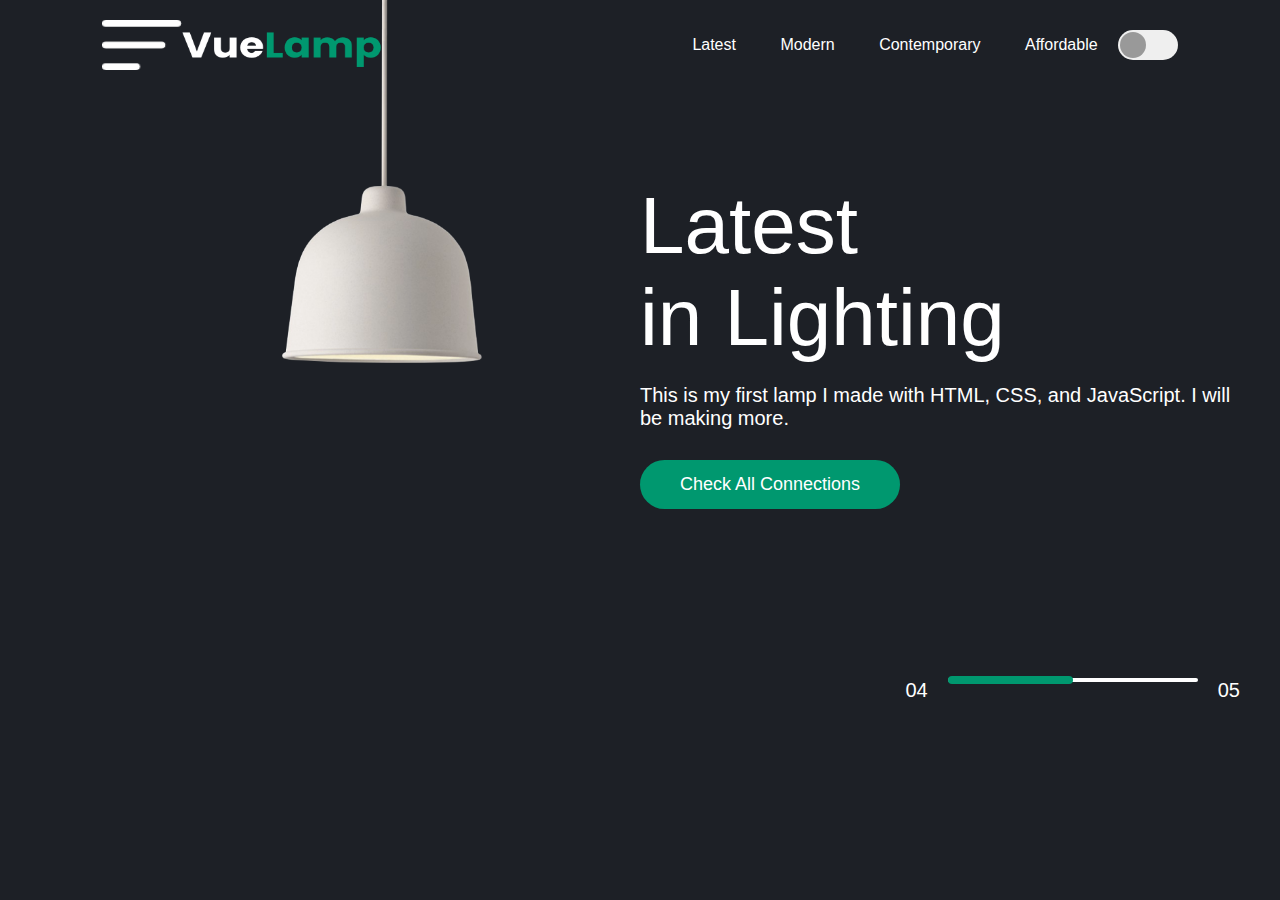
<file: Lamp_Project/index.html>
<!DOCTYPE html>
<html lang="en">
<head>
    <meta charset="UTF-8">
    <meta name="viewport" content="width=device-width, initial-scale=1.0">
    <title>Document</title>
    <link rel="stylesheet" href="style.css">
</head>
<body>
    <div class="hero">
        <nav class="nav-bar">
            <img src="images/menu.png" class="menu-img">
            <img src="images/logo.png" class="logo">
            <ul>
                <li><a href=""></a>Latest</li>
                <li><a href=""></a>Modern</li>
                <li><a href=""></a>Contemporary</li>
                <li><a href=""></a>Affordable</li>
            </ul>
            <button type="button" id="btn"><span id="btn-span"></span></button>
        </nav>
        <div class="lamp-container">
            <img src="images/lamp.png" class="lamp">
            <img src="images/light.png" class="light">
        </div>

        <div class="text-container">
            <h1>Latest<br>in Lighting</h1>
            <p>This is my first lamp I made with HTML, CSS, and JavaScript. I will be making more.</p>
            <a href="">Check All Connections</a>
            <div class="control">
                <p>04</p>
                <div class="line"><span></span></div>
                <p>05</p>
            </div>
        </div>


    </div>
    <script src="app.js"></script>
</body>
</html>
</file>
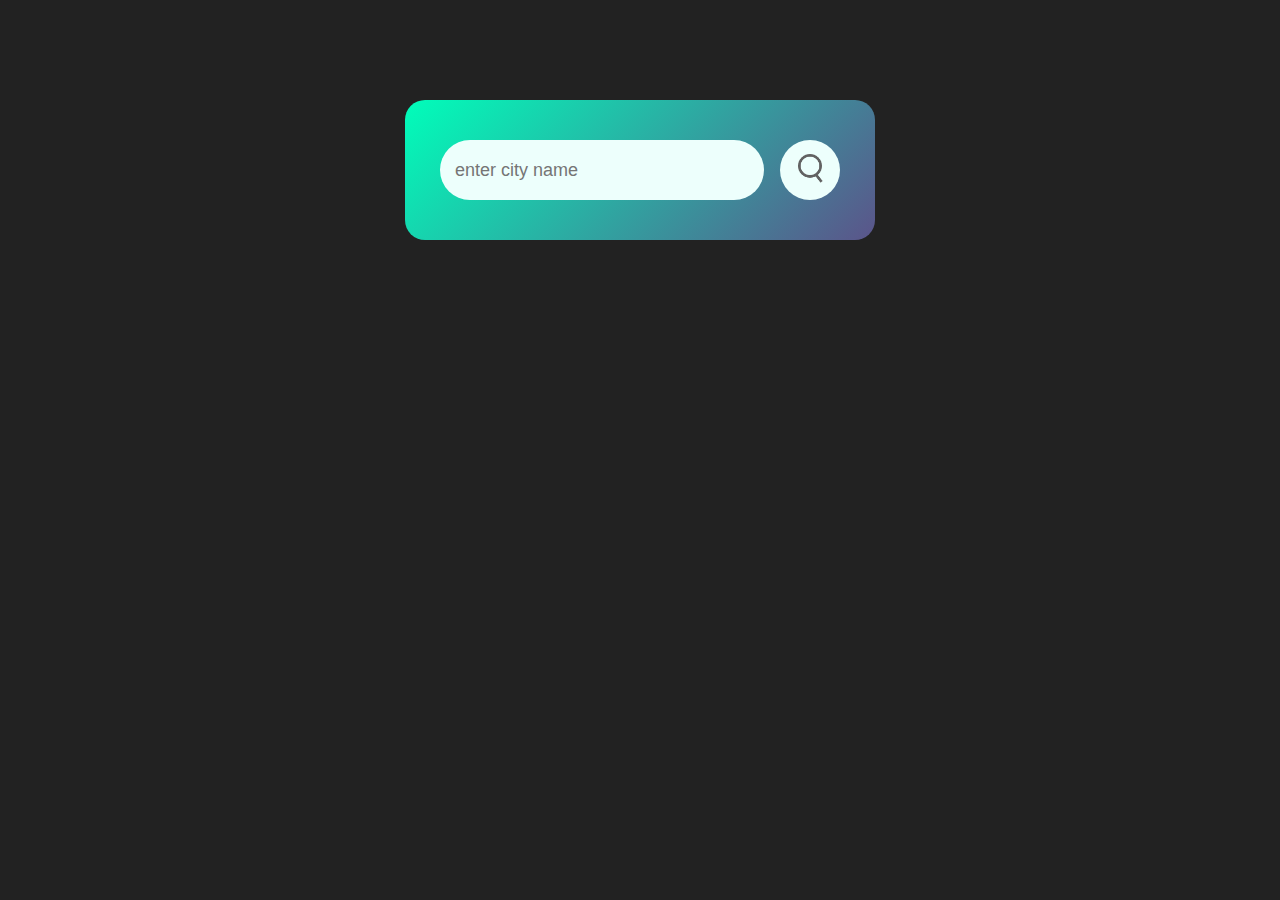
<file: Weather_App/index.html>
<!DOCTYPE html>
<html lang="en">
<head>
    <meta charset="UTF-8">
    <meta name="viewport" content="width=device-width, initial-scale=1.0">
    <title>Weather App</title>
    <link rel="stylesheet" href="style.css">
</head>
<body>

    <div class="card">
        <div class="search">
            <input type="text" placeholder="enter city name" spellcheck="false">
            <button><img src="images/search.png" ></button>
        </div>

        <div class="error">
            Invalid city name
            404
        </div>

        <div class="weather">
            <img src="images/rain.png" class="weather-icon">
            <h1 class="temp"></h1>
            <h2 class="city"></h2>
            <div class="details">

                <div class="col">
                    <img src="images/humidity.png">
                    <div>
                        <p class="humidity">50%</p>
                        <p>Humidity</p>
                    </div>
                </div>

                <div class="col">
                    <img src="images/wind.png">
                    <div>
                        <p class="wind">15 km/h</p>
                        <p>Wind Speed</p>
                    </div>
                </div>

            </div>

        </div>
    </div>

    <script src="app.js"></script>
    
</body>
</html>
</file>
<file: Lamp_Project/style.css>
*{
    margin: 0;
    padding: 0;
    font-family: 'poppins', sans-serif;
    box-sizing: border-box;
}

.hero {
    background: #1d2026;
    min-height: 100vh;
    width: 100%;
    color: #fff;
    position: relative;
}

.nav-bar {
    display: flex;
    align-items: center;
    padding: 20px 8%;
}

.nav-bar .menu-img {
    height: 50px;
    width: 80px;
    cursor: pointer;
}

.nav-bar .logo {
    width: 200px;
    height: 50px;
}

.nav-bar ul {
    flex: 1;
    text-align: right;
}

.nav-bar ul li {
    display: inline-block;
    list-style: none;
    margin: 0 20px;
}

.nav-bar ul li a {
    text-decoration: none;
    color: #fff;
}

button {
    background: #efefef;
    height: 30px;
    width: 60px;
    border-radius: 60px;
    border: 0;
    cursor: pointer;
}

.btn-toggle-bg {
    background: #00986f;
}

.btn-toggle {
    transition: 300ms;
    margin-left: 50%;
}

button span {
    transition: 300ms;
    display: block;
    background: #999;
    height: 26px;
    width: 26px;
    border-radius: 50%;
    margin-left: 2px;
}

.lamp-container {
    position: absolute;
    top: -20px;
    left: 22%;
    width: 200px;
}

.lamp {
    width: 100%;
}

.light {
    position: absolute;
    top: 100%;
    left: 50%;
    transform: translateX(-50%);
    width: 700px;
    height: 300px;
    margin-left: -10px;
    opacity: 0;
}

.show {
    opacity: 1;
}

.text-container {
    max-width: 600px;
    margin-top: 7%;
    margin-left: 50%;
}

.text-container h1 {
    font-size: 80px;
    font-weight: 400;
}

.text-container a {
    text-decoration: none;
    background: #00986f;
    padding: 14px 40px;
    display: inline-block;
    color: #fff;
    font-size: 18px;
    margin-top: 30px;
    border-radius: 30px;
}

.text-container p {
    padding-top: 20px;
    font-size: 20px;
}

.control {
    display: flex;
    align-items: center;
    justify-content: flex-end;
    margin-top: 150px;
}

.control .line {
    width: 250px;
    height: 4px;
    background: #fff;
    margin: 0 20px;
    border-radius: 2px;
}

.control .line span {
    width: 50%;
    height: 8px;
    margin-top: -2px;
    border-radius: 4px;
    background: #00986f;
    display: block;
}
</file>
<file: Weather_App/style.css>
*{
    margin: 0;
    padding: 0;
    font-family: 'poppins', sans-serif;
    box-sizing: border-box;
}

body{
    background: #222;
}

.card{
    width: 90%;
    max-width: 470px;
    background: linear-gradient(135deg, #00feba, #5b548a);
    color: #fff;
    margin: 100px auto 0;
    border-radius: 20px;
    padding: 40px 35px;
    text-align: center;
}

.search{
    width: 100%;
    display: flex;
    align-items: center;
    justify-content: space-between;
}

.search input{
    border: 0;
    outline: 0;
    background: #edfffc;
    color: #555;
    padding: 10px 15px;
    height: 60px;
    border-radius: 30px;
    flex: 1;
    margin-right: 16px;
    font-size: 18px;
}

.search button{
    border: 0;
    outline: 0;
    background: #edfffc;
    border-radius: 50%;
    width: 60px;
    height: 60px;
    cursor: pointer;
}

.search button img{
    width: 25px;
}

.weather-icon{
    width: 170px;
    margin-top: 30px;
}

.weather h1{
    font-size: 80px;
    font-weight: 500;
}

.weather h2{
    font-size: 45px;
    font-weight: 400;
    margin-top: -10px;
}

.details{
    display: flex;
    align-items: center;
    justify-content: space-between;
    padding: 0 20px;
    margin-top: 50px;
}

.col{
    display: flex;
    align-items: center;
    text-align: left;
}

.col img{
    width: 40px;
    margin-right: 10px;
}

.humidity, .wind {
    font-size: 28px;
    margin-top: -6px;
}

.weather{
    display: none;
}

.error{
    display: none;
    color: darkblue;
    text-align: center;
    margin: auto;
    font-size: 45px;
    margin-top: 10px;

}
</file>
